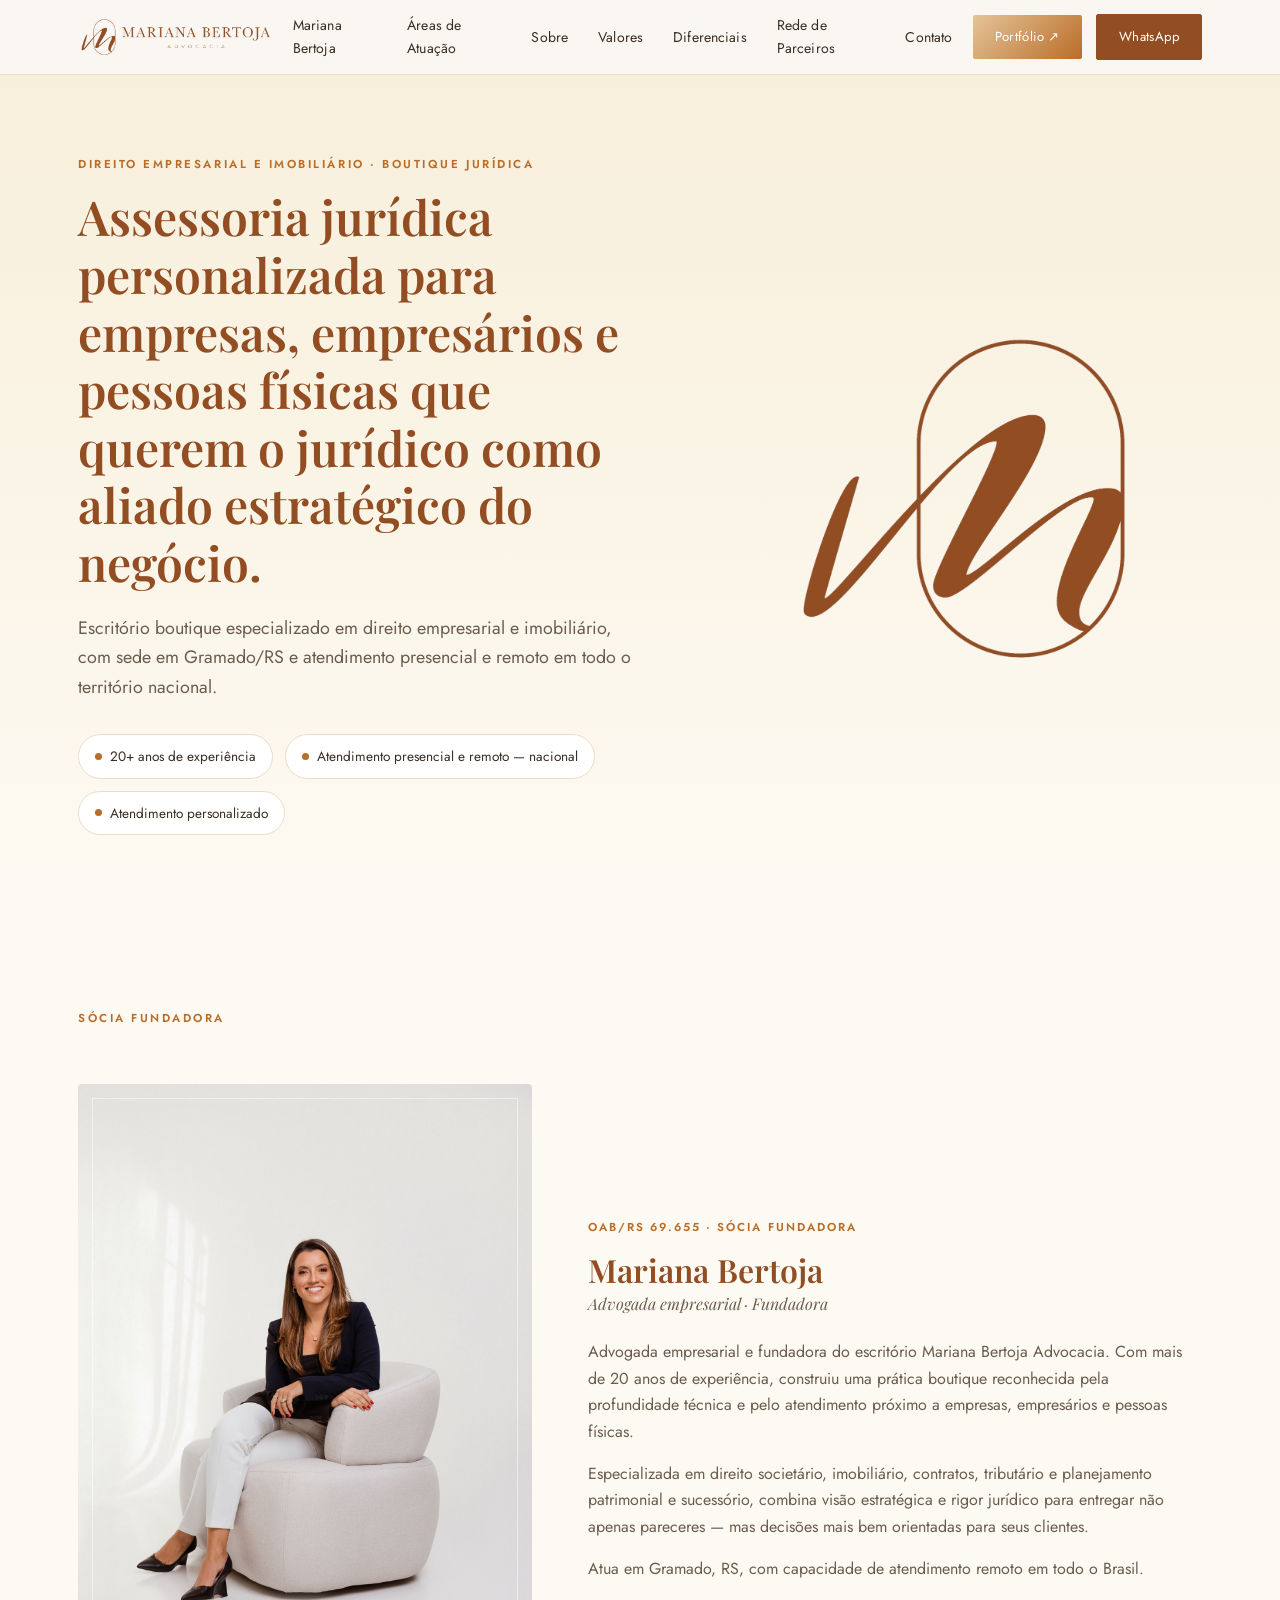
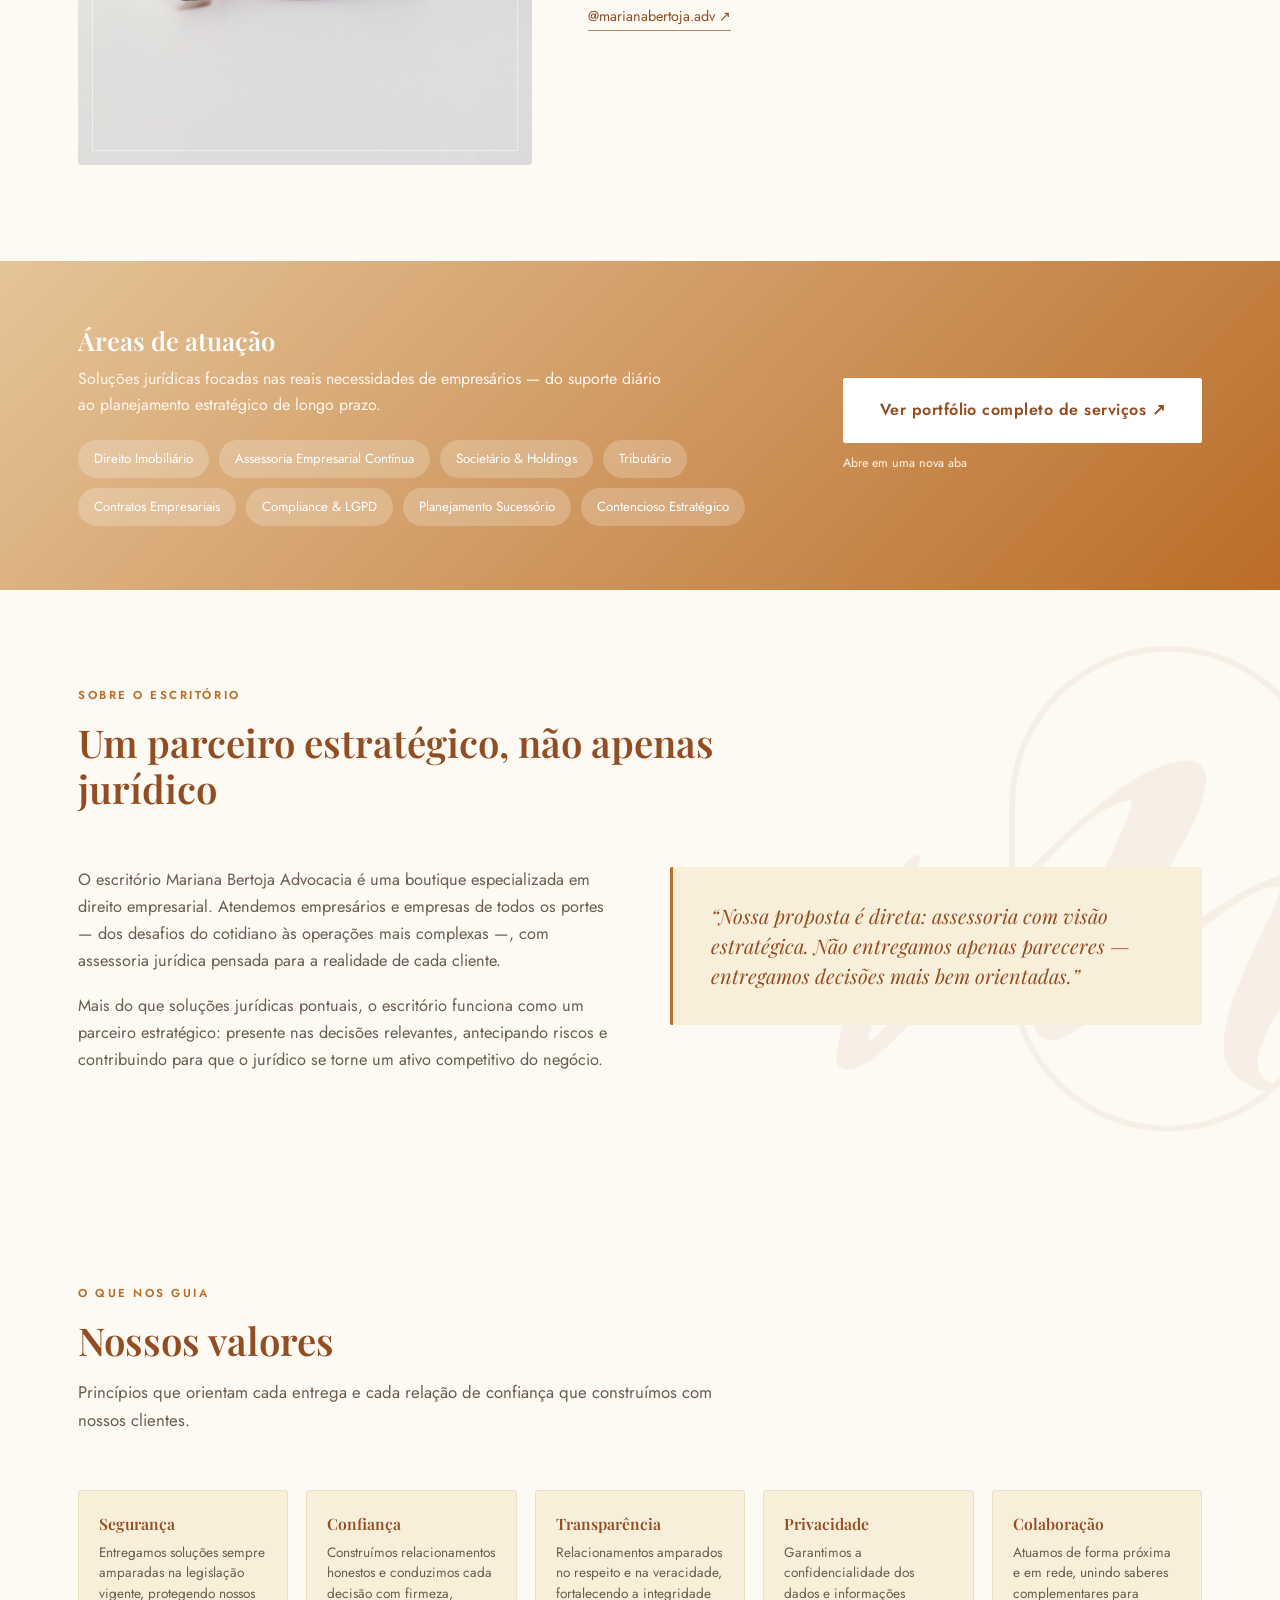
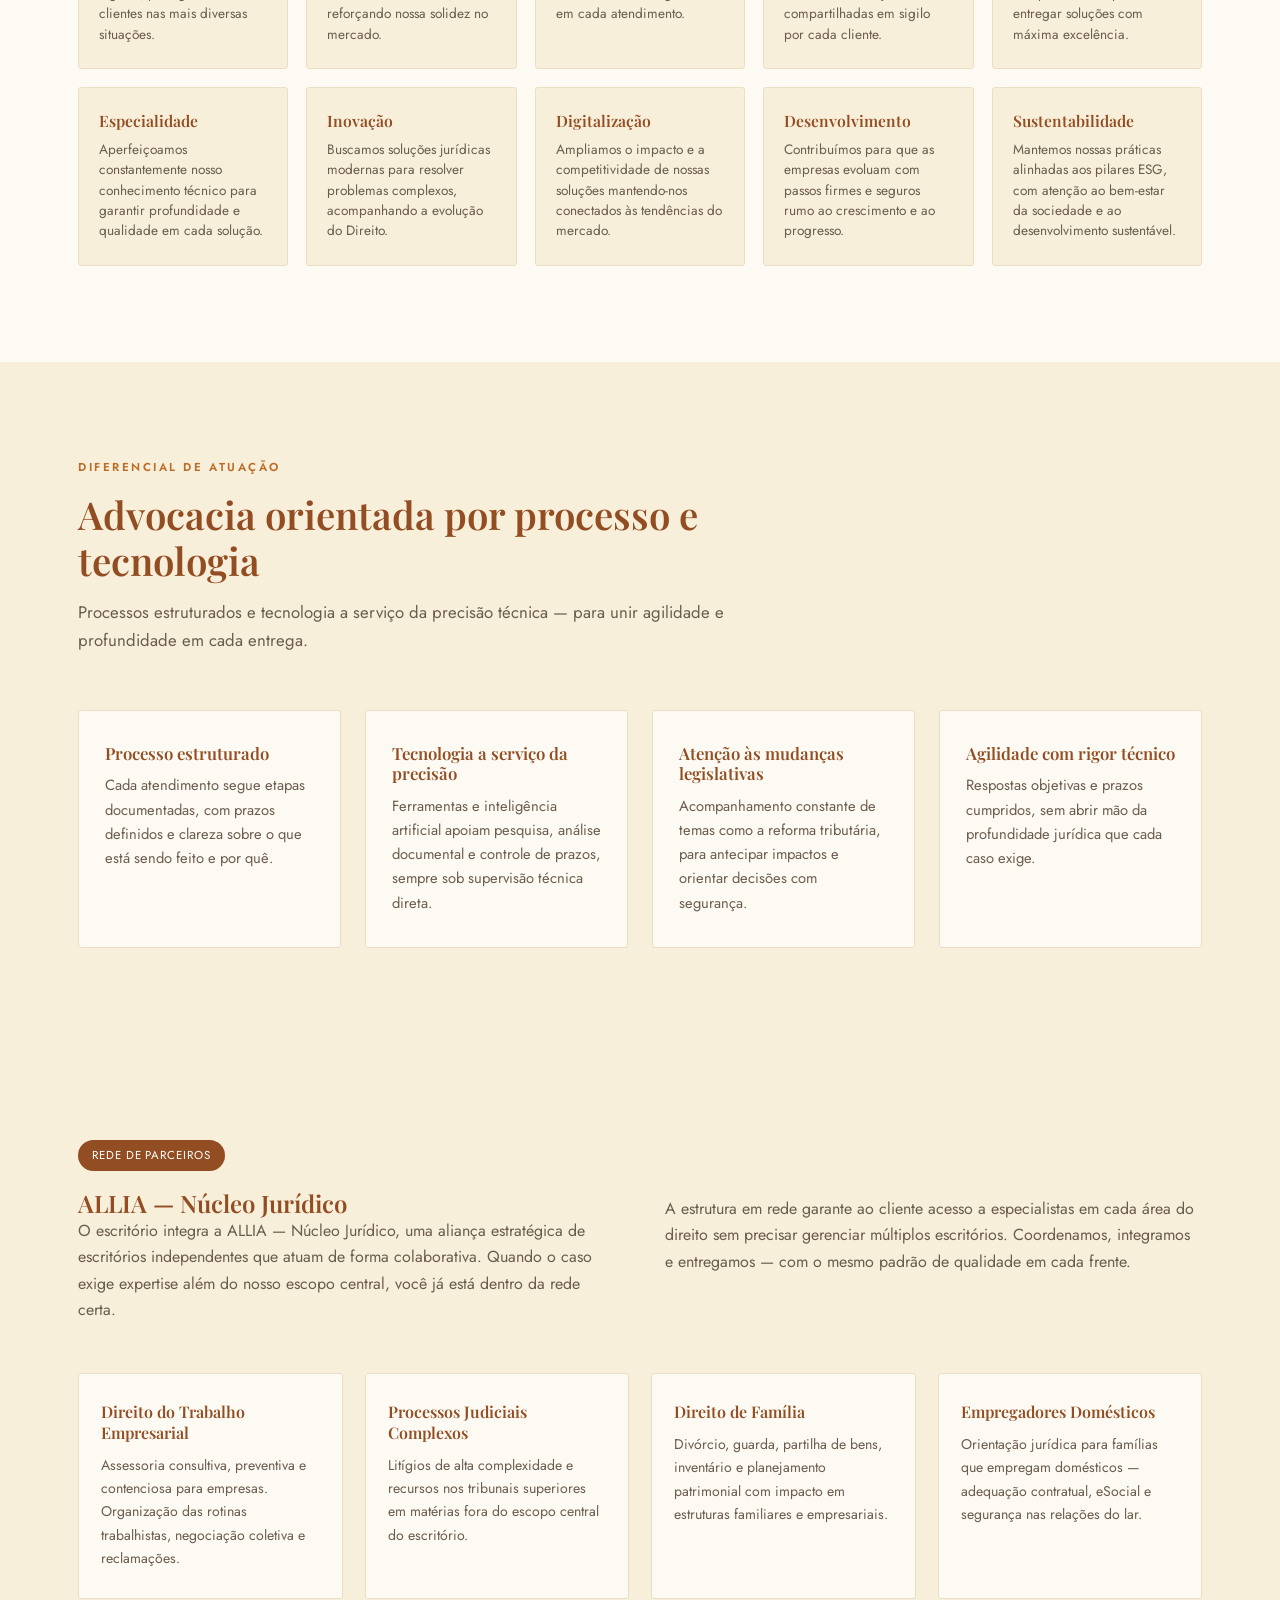
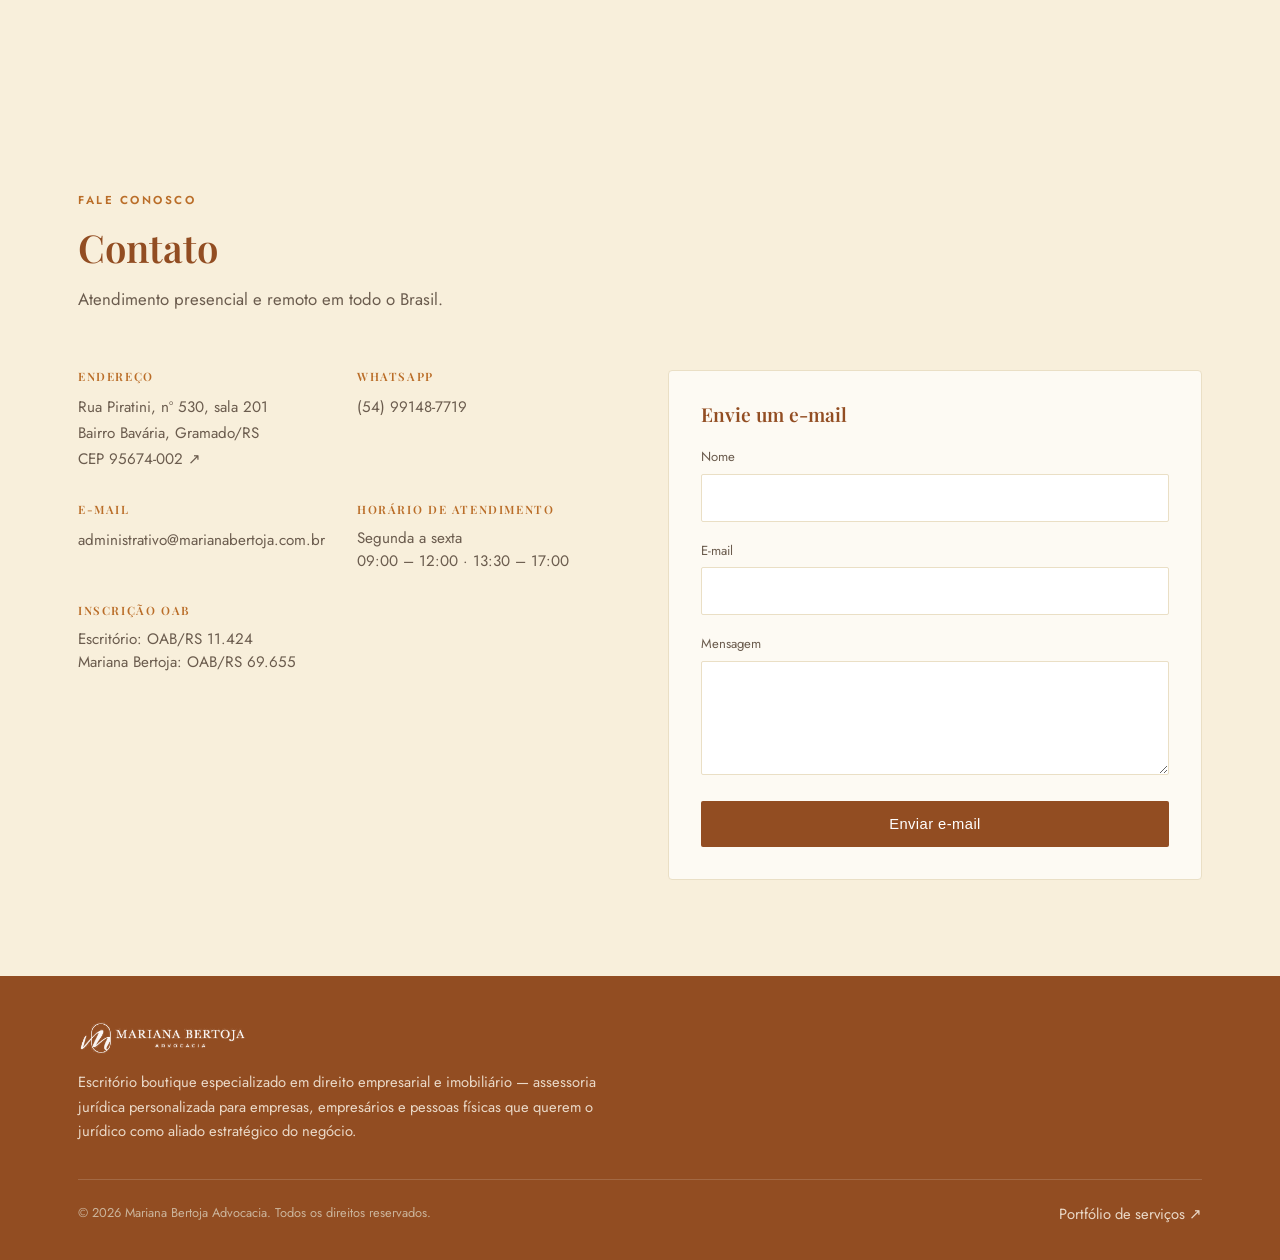
<file: index.html>
<!DOCTYPE html>
<html lang="pt-BR">
<head>
<meta charset="UTF-8">
<meta name="viewport" content="width=device-width, initial-scale=1.0">
<title>Mariana Bertoja Advocacia | Direito Empresarial e Imobiliário em Gramado/RS</title>
<meta name="description" content="Escritório boutique especializado em direito empresarial e imobiliário, sediado em Gramado/RS. Assessoria jurídica personalizada para empresas, empresários e pessoas físicas, com mais de 20 anos de experiência e atendimento presencial e remoto em todo o Brasil.">
<link rel="canonical" href="https://www.marianabertoja.com.br/">
<meta property="og:type" content="website">
<meta property="og:locale" content="pt_BR">
<meta property="og:url" content="https://www.marianabertoja.com.br/">
<meta property="og:site_name" content="Mariana Bertoja Advocacia">
<meta property="og:title" content="Mariana Bertoja Advocacia | Direito Empresarial e Imobiliário em Gramado/RS">
<meta property="og:description" content="Assessoria jurídica personalizada para empresas, empresários e pessoas físicas. Mais de 20 anos de experiência em direito empresarial e imobiliário, com atendimento presencial e remoto em todo o Brasil.">
<meta property="og:image" content="https://www.marianabertoja.com.br/assets/logo-full.png">
<meta name="twitter:card" content="summary_large_image">
<meta name="twitter:title" content="Mariana Bertoja Advocacia | Direito Empresarial e Imobiliário em Gramado/RS">
<meta name="twitter:description" content="Assessoria jurídica personalizada para empresas, empresários e pessoas físicas. Mais de 20 anos de experiência em direito empresarial e imobiliário.">
<meta name="twitter:image" content="https://www.marianabertoja.com.br/assets/logo-full.png">
<link rel="preconnect" href="https://fonts.googleapis.com">
<link rel="preconnect" href="https://fonts.gstatic.com" crossorigin>
<link href="https://fonts.googleapis.com/css2?family=Playfair+Display:ital,wght@0,400;0,500;0,600;0,700;1,400&family=Jost:wght@300;400;500;600&display=swap" rel="stylesheet">
<link rel="stylesheet" href="assets/style.css">
<script type="application/ld+json">
{
  "@context": "https://schema.org",
  "@type": "LegalService",
  "name": "Mariana Bertoja Advocacia",
  "image": "https://www.marianabertoja.com.br/assets/logo-full.png",
  "url": "https://www.marianabertoja.com.br/",
  "telephone": "+5554991487719",
  "email": "administrativo@marianabertoja.com.br",
  "address": {
    "@type": "PostalAddress",
    "streetAddress": "Rua Piratini, nº 530, sala 201, Bairro Bavária",
    "addressLocality": "Gramado",
    "addressRegion": "RS",
    "postalCode": "95674-002",
    "addressCountry": "BR"
  },
  "areaServed": "BR",
  "openingHoursSpecification": [
    {
      "@type": "OpeningHoursSpecification",
      "dayOfWeek": ["Monday","Tuesday","Wednesday","Thursday","Friday"],
      "opens": "09:00",
      "closes": "12:00"
    },
    {
      "@type": "OpeningHoursSpecification",
      "dayOfWeek": ["Monday","Tuesday","Wednesday","Thursday","Friday"],
      "opens": "13:30",
      "closes": "17:00"
    }
  ],
  "founder": {
    "@type": "Person",
    "name": "Mariana Bertoja",
    "jobTitle": "Advogada"
  }
}
</script>
</head>
<body>

<header>
  <div class="header-inner">
    <a href="#topo"><img src="assets/logo-full.png" alt="Mariana Bertoja Advocacia" class="logo-full"></a>
    <nav>
      <a class="navlink" href="#mariana">Mariana Bertoja</a>
      <a class="navlink" href="#areas">Áreas de Atuação</a>
      <a class="navlink" href="#sobre">Sobre</a>
      <a class="navlink" href="#valores">Valores</a>
      <a class="navlink" href="#diferenciais">Diferenciais</a>
      <a class="navlink" href="#rede">Rede de Parceiros</a>
      <a class="navlink" href="#contato">Contato</a>
    </nav>
    <div class="nav-actions">
      <a class="btn btn-sm btn-gold" href="portfolio.html" target="_blank" rel="noopener">Portfólio ↗</a>
      <a class="btn btn-sm" href="https://wa.me/5554991487719" target="_blank" rel="noopener">WhatsApp</a>
      <button class="menu-toggle" aria-label="Abrir menu" aria-expanded="false">
        <span></span><span></span><span></span>
      </button>
    </div>
  </div>
</header>

<main id="topo">

  <!-- HERO -->
  <section class="hero">
    <div class="wrap hero-inner">
      <div>
        <span class="eyebrow">Direito Empresarial e Imobiliário · Boutique Jurídica</span>
        <h1>Assessoria jurídica personalizada para empresas, empresários e pessoas físicas que querem o jurídico como aliado estratégico do negócio.</h1>
        <p class="lead">Escritório boutique especializado em direito empresarial e imobiliário, com sede em Gramado/RS e atendimento presencial e remoto em todo o território nacional.</p>
        <div class="hero-badges">
          <span class="badge"><span class="dot"></span>20+ anos de experiência</span>
          <span class="badge"><span class="dot"></span>Atendimento presencial e remoto — nacional</span>
          <span class="badge"><span class="dot"></span>Atendimento personalizado</span>
        </div>
      </div>
      <div class="hero-visual">
        <img src="assets/logo-symbol.png" alt="Símbolo Mariana Bertoja Advocacia">
      </div>
    </div>
  </section>

  <!-- MARIANA BERTOJA -->
  <section class="mariana" id="mariana">
    <div class="wrap">
      <div class="section-head">
        <span class="eyebrow">Sócia Fundadora</span>
      </div>
      <div class="mariana-grid">
        <div class="mariana-photo">
          <img src="assets/mariana-photo.jpg" alt="Dra. Mariana Bertoja, advogada empresarial e fundadora">
          <div class="frame"></div>
        </div>
        <div class="mariana-info">
          <div class="mariana-oab">OAB/RS 69.655 · Sócia Fundadora</div>
          <h2>Mariana Bertoja</h2>
          <p class="role">Advogada empresarial · Fundadora</p>
          <p>Advogada empresarial e fundadora do escritório Mariana Bertoja Advocacia. Com mais de 20 anos de experiência, construiu uma prática boutique reconhecida pela profundidade técnica e pelo atendimento próximo a empresas, empresários e pessoas físicas.</p>
          <p>Especializada em direito societário, imobiliário, contratos, tributário e planejamento patrimonial e sucessório, combina visão estratégica e rigor jurídico para entregar não apenas pareceres — mas decisões mais bem orientadas para seus clientes.</p>
          <p>Atua em Gramado, RS, com capacidade de atendimento remoto em todo o Brasil.</p>
          <div class="mariana-links">
            <a href="https://instagram.com/marianabertoja.adv" target="_blank" rel="noopener">@marianabertoja.adv ↗</a>
          </div>
        </div>
      </div>
    </div>
  </section>

  <!-- PRACTICE SUMMARY + PORTFOLIO CTA -->
  <section class="practice" id="areas">
    <div class="wrap">
      <div>
        <h2>Áreas de atuação</h2>
        <p>Soluções jurídicas focadas nas reais necessidades de empresários — do suporte diário ao planejamento estratégico de longo prazo.</p>
        <div class="tag-list">
          <span class="tag">Direito Imobiliário</span>
          <span class="tag">Assessoria Empresarial Contínua</span>
          <span class="tag">Societário &amp; Holdings</span>
          <span class="tag">Tributário</span>
          <span class="tag">Contratos Empresariais</span>
          <span class="tag">Compliance &amp; LGPD</span>
          <span class="tag">Planejamento Sucessório</span>
          <span class="tag">Contencioso Estratégico</span>
        </div>
      </div>
      <div class="practice-cta">
        <a class="btn" href="portfolio.html" target="_blank" rel="noopener">Ver portfólio completo de serviços ↗</a>
        <small>Abre em uma nova aba</small>
      </div>
    </div>
  </section>

  <!-- ABOUT -->
  <section class="about" id="sobre">
    <img src="assets/logo-symbol.png" class="watermark" alt="">
    <div class="wrap">
      <div class="section-head">
        <span class="eyebrow">Sobre o escritório</span>
        <h2>Um parceiro estratégico, não apenas jurídico</h2>
      </div>
      <div class="about-grid">
        <div>
          <p>O escritório Mariana Bertoja Advocacia é uma boutique especializada em direito empresarial. Atendemos empresários e empresas de todos os portes — dos desafios do cotidiano às operações mais complexas —, com assessoria jurídica pensada para a realidade de cada cliente.</p>
          <p>Mais do que soluções jurídicas pontuais, o escritório funciona como um parceiro estratégico: presente nas decisões relevantes, antecipando riscos e contribuindo para que o jurídico se torne um ativo competitivo do negócio.</p>
        </div>
        <div class="quote-block">
          <p>&ldquo;Nossa proposta é direta: assessoria com visão estratégica. Não entregamos apenas pareceres — entregamos decisões mais bem orientadas.&rdquo;</p>
        </div>
      </div>
    </div>
  </section>

  <!-- VALUES -->
  <section class="values" id="valores">
    <div class="wrap">
      <div class="section-head">
        <span class="eyebrow">O que nos guia</span>
        <h2>Nossos valores</h2>
        <p>Princípios que orientam cada entrega e cada relação de confiança que construímos com nossos clientes.</p>
      </div>
      <div class="values-grid">
        <div class="value-card">
          <h3>Segurança</h3>
          <p>Entregamos soluções sempre amparadas na legislação vigente, protegendo nossos clientes nas mais diversas situações.</p>
        </div>
        <div class="value-card">
          <h3>Confiança</h3>
          <p>Construímos relacionamentos honestos e conduzimos cada decisão com firmeza, reforçando nossa solidez no mercado.</p>
        </div>
        <div class="value-card">
          <h3>Transparência</h3>
          <p>Relacionamentos amparados no respeito e na veracidade, fortalecendo a integridade em cada atendimento.</p>
        </div>
        <div class="value-card">
          <h3>Privacidade</h3>
          <p>Garantimos a confidencialidade dos dados e informações compartilhadas em sigilo por cada cliente.</p>
        </div>
        <div class="value-card">
          <h3>Colaboração</h3>
          <p>Atuamos de forma próxima e em rede, unindo saberes complementares para entregar soluções com máxima excelência.</p>
        </div>
        <div class="value-card">
          <h3>Especialidade</h3>
          <p>Aperfeiçoamos constantemente nosso conhecimento técnico para garantir profundidade e qualidade em cada solução.</p>
        </div>
        <div class="value-card">
          <h3>Inovação</h3>
          <p>Buscamos soluções jurídicas modernas para resolver problemas complexos, acompanhando a evolução do Direito.</p>
        </div>
        <div class="value-card">
          <h3>Digitalização</h3>
          <p>Ampliamos o impacto e a competitividade de nossas soluções mantendo-nos conectados às tendências do mercado.</p>
        </div>
        <div class="value-card">
          <h3>Desenvolvimento</h3>
          <p>Contribuímos para que as empresas evoluam com passos firmes e seguros rumo ao crescimento e ao progresso.</p>
        </div>
        <div class="value-card">
          <h3>Sustentabilidade</h3>
          <p>Mantemos nossas práticas alinhadas aos pilares ESG, com atenção ao bem-estar da sociedade e ao desenvolvimento sustentável.</p>
        </div>
      </div>
    </div>
  </section>

  <!-- DIFFERENTIATORS -->
  <section class="method" id="diferenciais">
    <div class="wrap">
      <div class="section-head">
        <span class="eyebrow">Diferencial de atuação</span>
        <h2>Advocacia orientada por processo e tecnologia</h2>
        <p>Processos estruturados e tecnologia a serviço da precisão técnica — para unir agilidade e profundidade em cada entrega.</p>
      </div>
      <div class="method-grid">
        <div class="method-card">
          <h3>Processo estruturado</h3>
          <p>Cada atendimento segue etapas documentadas, com prazos definidos e clareza sobre o que está sendo feito e por quê.</p>
        </div>
        <div class="method-card">
          <h3>Tecnologia a serviço da precisão</h3>
          <p>Ferramentas e inteligência artificial apoiam pesquisa, análise documental e controle de prazos, sempre sob supervisão técnica direta.</p>
        </div>
        <div class="method-card">
          <h3>Atenção às mudanças legislativas</h3>
          <p>Acompanhamento constante de temas como a reforma tributária, para antecipar impactos e orientar decisões com segurança.</p>
        </div>
        <div class="method-card">
          <h3>Agilidade com rigor técnico</h3>
          <p>Respostas objetivas e prazos cumpridos, sem abrir mão da profundidade jurídica que cada caso exige.</p>
        </div>
      </div>
    </div>
  </section>

  <!-- NETWORK -->
  <section class="network" id="rede">
    <div class="wrap">
      <div class="network-intro">
        <div>
          <span class="allia-badge">Rede de parceiros</span>
          <h2>ALLIA — Núcleo Jurídico</h2>
          <p>O escritório integra a ALLIA — Núcleo Jurídico, uma aliança estratégica de escritórios independentes que atuam de forma colaborativa. Quando o caso exige expertise além do nosso escopo central, você já está dentro da rede certa.</p>
        </div>
        <div>
          <p style="margin-top:56px;">A estrutura em rede garante ao cliente acesso a especialistas em cada área do direito sem precisar gerenciar múltiplos escritórios. Coordenamos, integramos e entregamos — com o mesmo padrão de qualidade em cada frente.</p>
        </div>
      </div>
      <div class="network-grid">
        <div class="network-card">
          <h3>Direito do Trabalho Empresarial</h3>
          <p>Assessoria consultiva, preventiva e contenciosa para empresas. Organização das rotinas trabalhistas, negociação coletiva e reclamações.</p>
        </div>
        <div class="network-card">
          <h3>Processos Judiciais Complexos</h3>
          <p>Litígios de alta complexidade e recursos nos tribunais superiores em matérias fora do escopo central do escritório.</p>
        </div>
        <div class="network-card">
          <h3>Direito de Família</h3>
          <p>Divórcio, guarda, partilha de bens, inventário e planejamento patrimonial com impacto em estruturas familiares e empresariais.</p>
        </div>
        <div class="network-card">
          <h3>Empregadores Domésticos</h3>
          <p>Orientação jurídica para famílias que empregam domésticos — adequação contratual, eSocial e segurança nas relações do lar.</p>
        </div>
      </div>
    </div>
  </section>

  <!-- CONTACT -->
  <section class="contact-section" id="contato">
    <div class="wrap">
      <div class="section-head">
        <span class="eyebrow">Fale conosco</span>
        <h2>Contato</h2>
        <p>Atendimento presencial e remoto em todo o Brasil.</p>
      </div>
      <div class="contact-grid">
        <div class="contact-info">
          <div class="contact-item">
            <h4>Endereço</h4>
            <a href="https://www.google.com/maps/search/?api=1&query=Rua+Piratini%2C+530%2C+sala+201%2C+Bairro+Bavária%2C+Gramado%2C+RS%2C+95674-002" target="_blank" rel="noopener">
              Rua Piratini, nº 530, sala 201<br>
              Bairro Bavária, Gramado/RS<br>
              CEP 95674-002 ↗
            </a>
          </div>
          <div class="contact-item">
            <h4>WhatsApp</h4>
            <a href="https://wa.me/5554991487719" target="_blank" rel="noopener">(54) 99148-7719</a>
          </div>
          <div class="contact-item">
            <h4>E-mail</h4>
            <a href="mailto:administrativo@marianabertoja.com.br">administrativo@marianabertoja.com.br</a>
          </div>
          <div class="contact-item">
            <h4>Horário de atendimento</h4>
            <p>Segunda a sexta<br>09:00 – 12:00 · 13:30 – 17:00</p>
          </div>
          <div class="contact-item">
            <h4>Inscrição OAB</h4>
            <p>Escritório: OAB/RS 11.424<br>Mariana Bertoja: OAB/RS 69.655</p>
          </div>
        </div>
        <form class="contact-form-card" id="contactForm">
          <h4>Envie um e-mail</h4>
          <div class="form-group">
            <label for="cf-name">Nome</label>
            <input type="text" id="cf-name" name="name" required>
          </div>
          <div class="form-group">
            <label for="cf-email">E-mail</label>
            <input type="email" id="cf-email" name="email" required>
          </div>
          <div class="form-group">
            <label for="cf-msg">Mensagem</label>
            <textarea id="cf-msg" name="message" rows="4" required></textarea>
          </div>
          <button type="submit" class="btn">Enviar e-mail</button>
        </form>
      </div>
    </div>
  </section>

</main>

<footer>
  <div class="wrap">
    <div class="footer-brand">
      <img src="assets/logo-full.png" alt="Mariana Bertoja Advocacia" class="footer-logo">
      <p>Escritório boutique especializado em direito empresarial e imobiliário — assessoria jurídica personalizada para empresas, empresários e pessoas físicas que querem o jurídico como aliado estratégico do negócio.</p>
    </div>
    <div class="footer-bottom">
      <span>© 2026 Mariana Bertoja Advocacia. Todos os direitos reservados.</span>
      <span><a href="portfolio.html" target="_blank" rel="noopener">Portfólio de serviços ↗</a></span>
    </div>
  </div>
</footer>

<script>
  document.getElementById('contactForm').addEventListener('submit', function(e){
    e.preventDefault();
    var name = document.getElementById('cf-name').value;
    var email = document.getElementById('cf-email').value;
    var msg = document.getElementById('cf-msg').value;
    var subject = encodeURIComponent('Contato pelo site - ' + name);
    var body = encodeURIComponent(msg + '\n\nE-mail para retorno: ' + email);
    window.location.href = 'mailto:administrativo@marianabertoja.com.br?subject=' + subject + '&body=' + body;
  });

  (function(){
    var toggle = document.querySelector('.menu-toggle');
    var nav = document.querySelector('header nav');
    if(!toggle || !nav) return;
    toggle.addEventListener('click', function(){
      var isOpen = nav.classList.toggle('mobile-open');
      toggle.classList.toggle('active', isOpen);
      toggle.setAttribute('aria-expanded', isOpen ? 'true' : 'false');
    });
    nav.querySelectorAll('a').forEach(function(link){
      link.addEventListener('click', function(){
        nav.classList.remove('mobile-open');
        toggle.classList.remove('active');
        toggle.setAttribute('aria-expanded', 'false');
      });
    });
  })();
</script>
</body>
</html>
</file>
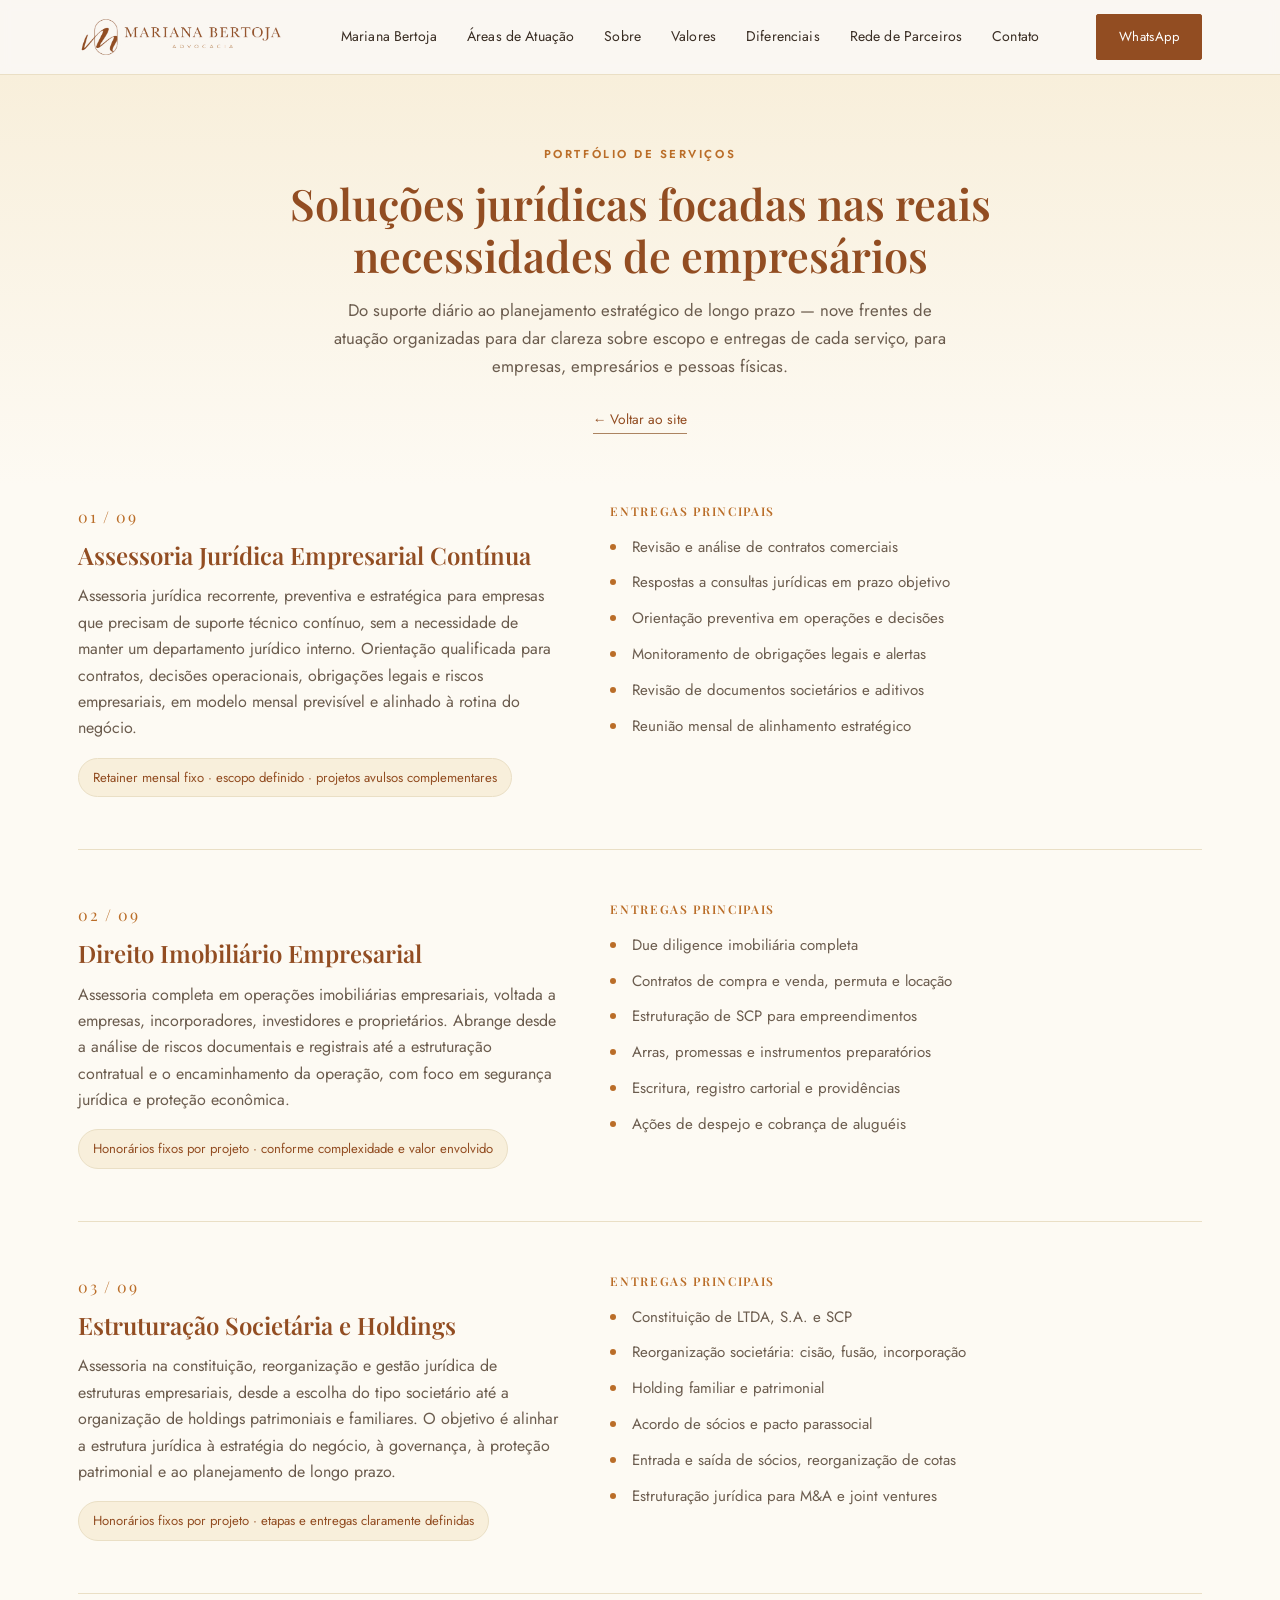
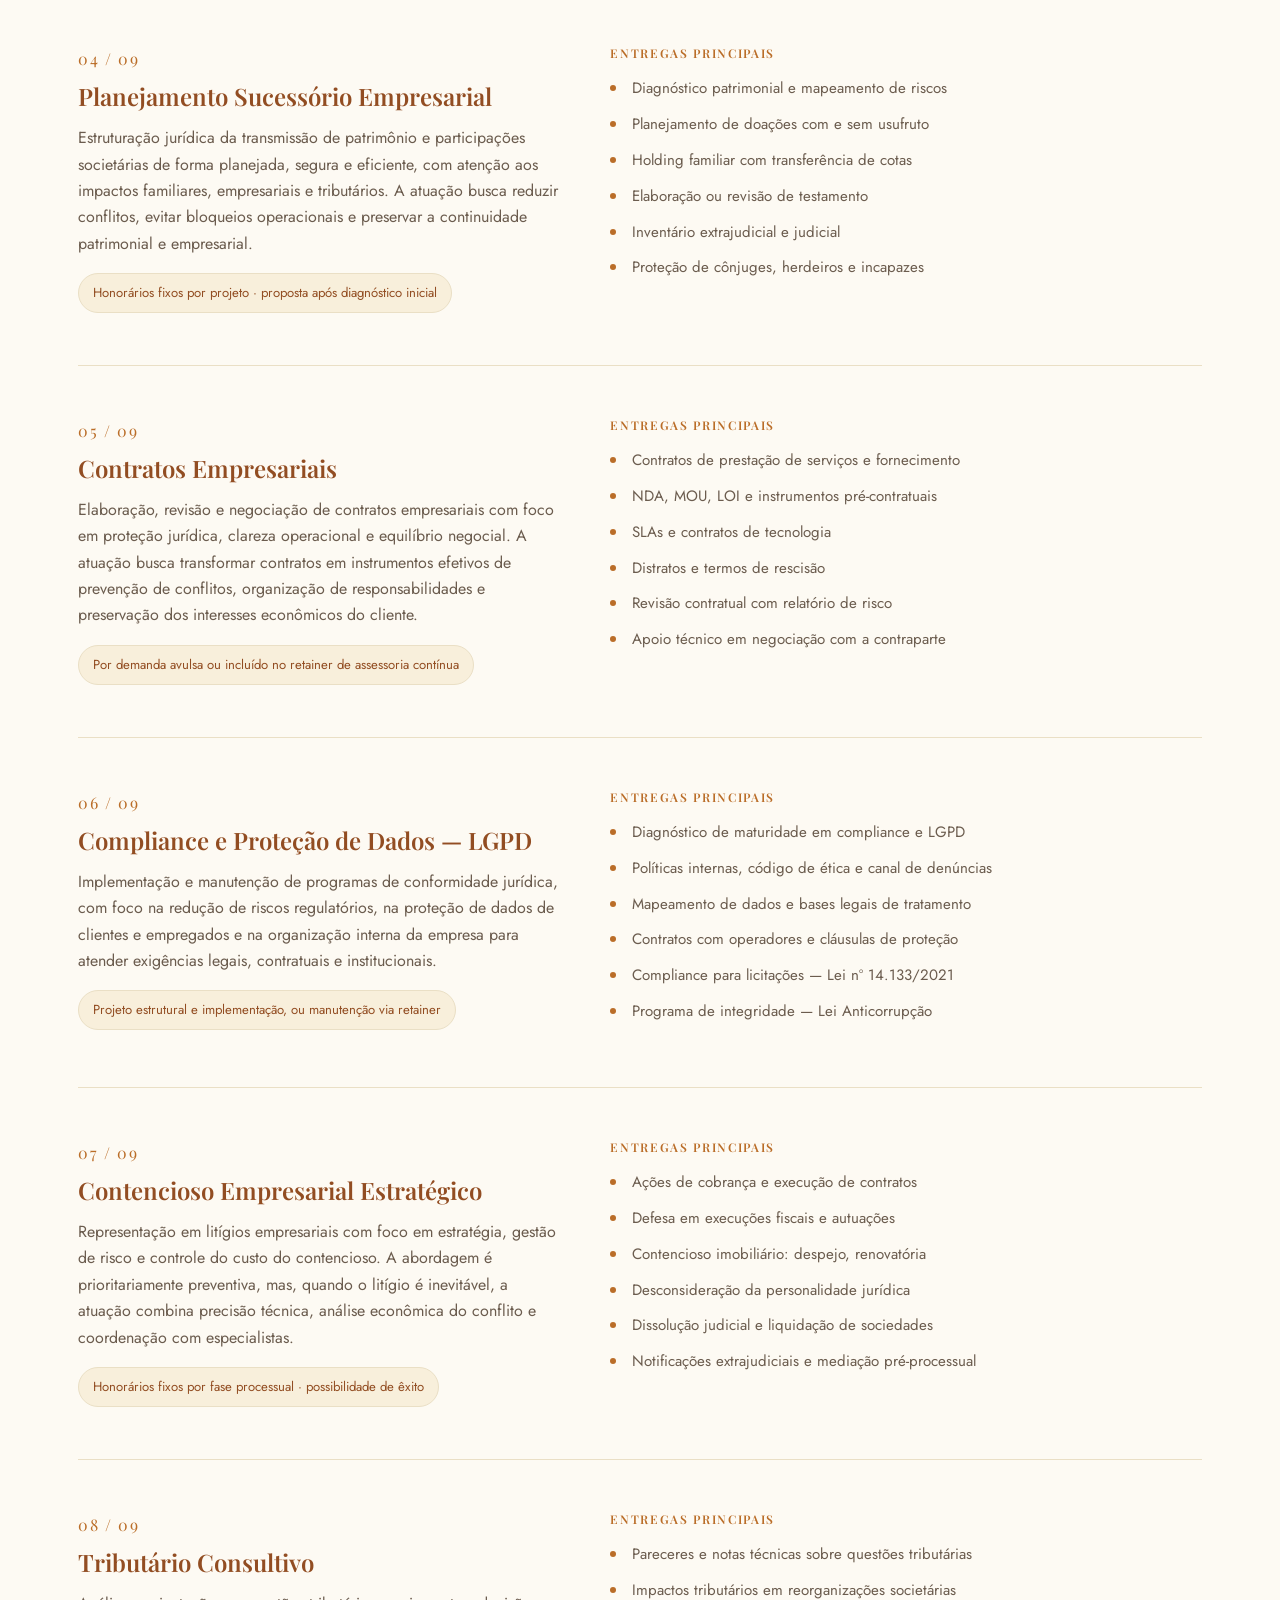
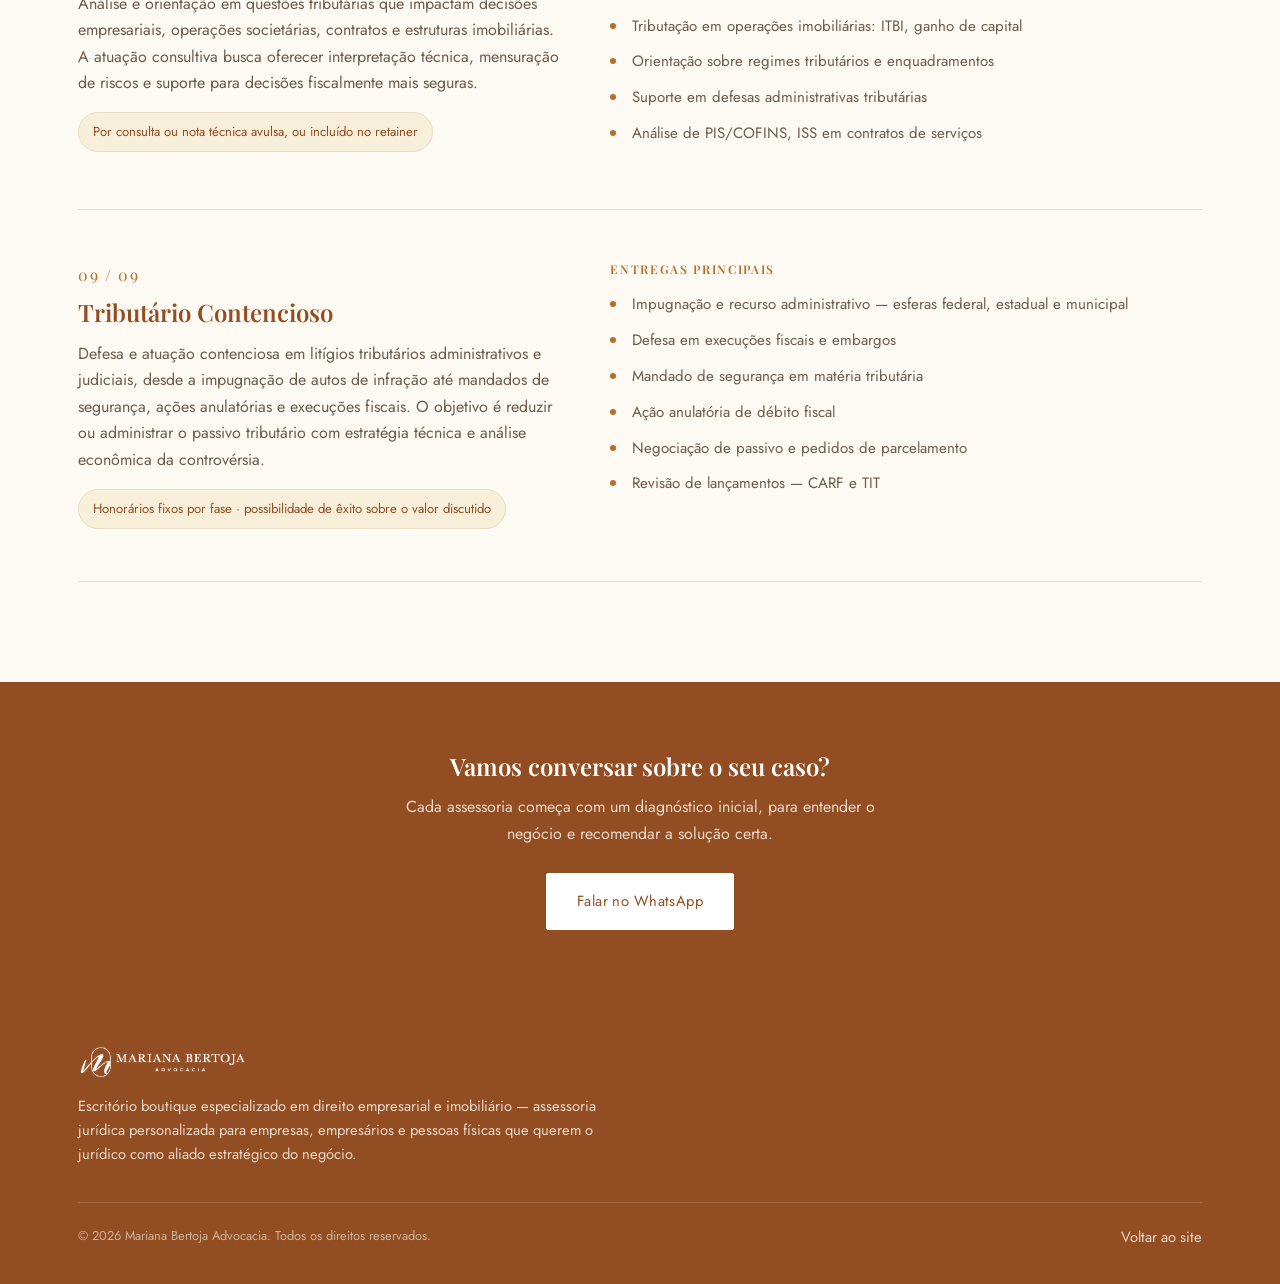
<file: portfolio.html>
<!DOCTYPE html>
<html lang="pt-BR">
<head>
<meta charset="UTF-8">
<meta name="viewport" content="width=device-width, initial-scale=1.0">
<title>Portfólio de Serviços | Mariana Bertoja Advocacia — Direito Empresarial e Imobiliário</title>
<meta name="description" content="Portfólio completo de serviços do escritório Mariana Bertoja Advocacia — direito empresarial e imobiliário: assessoria contínua, societário, sucessório, contratos, compliance/LGPD, contencioso e tributário.">
<link rel="canonical" href="https://www.marianabertoja.com.br/portfolio.html">
<meta property="og:type" content="website">
<meta property="og:locale" content="pt_BR">
<meta property="og:url" content="https://www.marianabertoja.com.br/portfolio.html">
<meta property="og:site_name" content="Mariana Bertoja Advocacia">
<meta property="og:title" content="Portfólio de Serviços | Mariana Bertoja Advocacia">
<meta property="og:description" content="Portfólio completo de serviços do escritório Mariana Bertoja Advocacia — direito empresarial e imobiliário.">
<meta property="og:image" content="https://www.marianabertoja.com.br/assets/logo-full.png">
<link rel="preconnect" href="https://fonts.googleapis.com">
<link rel="preconnect" href="https://fonts.gstatic.com" crossorigin>
<link href="https://fonts.googleapis.com/css2?family=Playfair+Display:ital,wght@0,400;0,500;0,600;0,700;1,400&family=Jost:wght@300;400;500;600&display=swap" rel="stylesheet">
<link rel="stylesheet" href="assets/style.css">
</head>
<body>

<header>
  <div class="header-inner">
    <a href="index.html"><img src="assets/logo-full.png" alt="Mariana Bertoja Advocacia" class="logo-full"></a>
    <nav>
      <a class="navlink" href="index.html#mariana">Mariana Bertoja</a>
      <a class="navlink" href="index.html#areas">Áreas de Atuação</a>
      <a class="navlink" href="index.html#sobre">Sobre</a>
      <a class="navlink" href="index.html#valores">Valores</a>
      <a class="navlink" href="index.html#diferenciais">Diferenciais</a>
      <a class="navlink" href="index.html#rede">Rede de Parceiros</a>
      <a class="navlink" href="index.html#contato">Contato</a>
    </nav>
    <div class="nav-actions">
      <a class="btn btn-sm" href="https://wa.me/5554991487719" target="_blank" rel="noopener">WhatsApp</a>
      <button class="menu-toggle" aria-label="Abrir menu" aria-expanded="false">
        <span></span><span></span><span></span>
      </button>
    </div>
  </div>
</header>

<main>

  <section class="portfolio-hero">
    <div class="wrap">
      <span class="eyebrow">Portfólio de Serviços</span>
      <h1>Soluções jurídicas focadas nas reais necessidades de empresários</h1>
      <p>Do suporte diário ao planejamento estratégico de longo prazo — nove frentes de atuação organizadas para dar clareza sobre escopo e entregas de cada serviço, para empresas, empresários e pessoas físicas.</p>
      <a class="back-link" href="index.html">← Voltar ao site</a>
    </div>
  </section>

  <section class="service-list">
    <div class="wrap">

      <!-- 01 -->
      <div class="service-card">
        <div>
          <span class="service-num">01 / 09</span>
          <h2>Assessoria Jurídica Empresarial Contínua</h2>
          <p>Assessoria jurídica recorrente, preventiva e estratégica para empresas que precisam de suporte técnico contínuo, sem a necessidade de manter um departamento jurídico interno. Orientação qualificada para contratos, decisões operacionais, obrigações legais e riscos empresariais, em modelo mensal previsível e alinhado à rotina do negócio.</p>
          <span class="fee-note">Retainer mensal fixo · escopo definido · projetos avulsos complementares</span>
        </div>
        <div class="deliverables">
          <h4>Entregas principais</h4>
          <ul>
            <li>Revisão e análise de contratos comerciais</li>
            <li>Respostas a consultas jurídicas em prazo objetivo</li>
            <li>Orientação preventiva em operações e decisões</li>
            <li>Monitoramento de obrigações legais e alertas</li>
            <li>Revisão de documentos societários e aditivos</li>
            <li>Reunião mensal de alinhamento estratégico</li>
          </ul>
        </div>
      </div>

      <!-- 02 -->
      <div class="service-card">
        <div>
          <span class="service-num">02 / 09</span>
          <h2>Direito Imobiliário Empresarial</h2>
          <p>Assessoria completa em operações imobiliárias empresariais, voltada a empresas, incorporadores, investidores e proprietários. Abrange desde a análise de riscos documentais e registrais até a estruturação contratual e o encaminhamento da operação, com foco em segurança jurídica e proteção econômica.</p>
          <span class="fee-note">Honorários fixos por projeto · conforme complexidade e valor envolvido</span>
        </div>
        <div class="deliverables">
          <h4>Entregas principais</h4>
          <ul>
            <li>Due diligence imobiliária completa</li>
            <li>Contratos de compra e venda, permuta e locação</li>
            <li>Estruturação de SCP para empreendimentos</li>
            <li>Arras, promessas e instrumentos preparatórios</li>
            <li>Escritura, registro cartorial e providências</li>
            <li>Ações de despejo e cobrança de aluguéis</li>
          </ul>
        </div>
      </div>

      <!-- 03 -->
      <div class="service-card">
        <div>
          <span class="service-num">03 / 09</span>
          <h2>Estruturação Societária e Holdings</h2>
          <p>Assessoria na constituição, reorganização e gestão jurídica de estruturas empresariais, desde a escolha do tipo societário até a organização de holdings patrimoniais e familiares. O objetivo é alinhar a estrutura jurídica à estratégia do negócio, à governança, à proteção patrimonial e ao planejamento de longo prazo.</p>
          <span class="fee-note">Honorários fixos por projeto · etapas e entregas claramente definidas</span>
        </div>
        <div class="deliverables">
          <h4>Entregas principais</h4>
          <ul>
            <li>Constituição de LTDA, S.A. e SCP</li>
            <li>Reorganização societária: cisão, fusão, incorporação</li>
            <li>Holding familiar e patrimonial</li>
            <li>Acordo de sócios e pacto parassocial</li>
            <li>Entrada e saída de sócios, reorganização de cotas</li>
            <li>Estruturação jurídica para M&amp;A e joint ventures</li>
          </ul>
        </div>
      </div>

      <!-- 04 -->
      <div class="service-card">
        <div>
          <span class="service-num">04 / 09</span>
          <h2>Planejamento Sucessório Empresarial</h2>
          <p>Estruturação jurídica da transmissão de patrimônio e participações societárias de forma planejada, segura e eficiente, com atenção aos impactos familiares, empresariais e tributários. A atuação busca reduzir conflitos, evitar bloqueios operacionais e preservar a continuidade patrimonial e empresarial.</p>
          <span class="fee-note">Honorários fixos por projeto · proposta após diagnóstico inicial</span>
        </div>
        <div class="deliverables">
          <h4>Entregas principais</h4>
          <ul>
            <li>Diagnóstico patrimonial e mapeamento de riscos</li>
            <li>Planejamento de doações com e sem usufruto</li>
            <li>Holding familiar com transferência de cotas</li>
            <li>Elaboração ou revisão de testamento</li>
            <li>Inventário extrajudicial e judicial</li>
            <li>Proteção de cônjuges, herdeiros e incapazes</li>
          </ul>
        </div>
      </div>

      <!-- 05 -->
      <div class="service-card">
        <div>
          <span class="service-num">05 / 09</span>
          <h2>Contratos Empresariais</h2>
          <p>Elaboração, revisão e negociação de contratos empresariais com foco em proteção jurídica, clareza operacional e equilíbrio negocial. A atuação busca transformar contratos em instrumentos efetivos de prevenção de conflitos, organização de responsabilidades e preservação dos interesses econômicos do cliente.</p>
          <span class="fee-note">Por demanda avulsa ou incluído no retainer de assessoria contínua</span>
        </div>
        <div class="deliverables">
          <h4>Entregas principais</h4>
          <ul>
            <li>Contratos de prestação de serviços e fornecimento</li>
            <li>NDA, MOU, LOI e instrumentos pré-contratuais</li>
            <li>SLAs e contratos de tecnologia</li>
            <li>Distratos e termos de rescisão</li>
            <li>Revisão contratual com relatório de risco</li>
            <li>Apoio técnico em negociação com a contraparte</li>
          </ul>
        </div>
      </div>

      <!-- 06 -->
      <div class="service-card">
        <div>
          <span class="service-num">06 / 09</span>
          <h2>Compliance e Proteção de Dados — LGPD</h2>
          <p>Implementação e manutenção de programas de conformidade jurídica, com foco na redução de riscos regulatórios, na proteção de dados de clientes e empregados e na organização interna da empresa para atender exigências legais, contratuais e institucionais.</p>
          <span class="fee-note">Projeto estrutural e implementação, ou manutenção via retainer</span>
        </div>
        <div class="deliverables">
          <h4>Entregas principais</h4>
          <ul>
            <li>Diagnóstico de maturidade em compliance e LGPD</li>
            <li>Políticas internas, código de ética e canal de denúncias</li>
            <li>Mapeamento de dados e bases legais de tratamento</li>
            <li>Contratos com operadores e cláusulas de proteção</li>
            <li>Compliance para licitações — Lei nº 14.133/2021</li>
            <li>Programa de integridade — Lei Anticorrupção</li>
          </ul>
        </div>
      </div>

      <!-- 07 -->
      <div class="service-card">
        <div>
          <span class="service-num">07 / 09</span>
          <h2>Contencioso Empresarial Estratégico</h2>
          <p>Representação em litígios empresariais com foco em estratégia, gestão de risco e controle do custo do contencioso. A abordagem é prioritariamente preventiva, mas, quando o litígio é inevitável, a atuação combina precisão técnica, análise econômica do conflito e coordenação com especialistas.</p>
          <span class="fee-note">Honorários fixos por fase processual · possibilidade de êxito</span>
        </div>
        <div class="deliverables">
          <h4>Entregas principais</h4>
          <ul>
            <li>Ações de cobrança e execução de contratos</li>
            <li>Defesa em execuções fiscais e autuações</li>
            <li>Contencioso imobiliário: despejo, renovatória</li>
            <li>Desconsideração da personalidade jurídica</li>
            <li>Dissolução judicial e liquidação de sociedades</li>
            <li>Notificações extrajudiciais e mediação pré-processual</li>
          </ul>
        </div>
      </div>

      <!-- 08 -->
      <div class="service-card">
        <div>
          <span class="service-num">08 / 09</span>
          <h2>Tributário Consultivo</h2>
          <p>Análise e orientação em questões tributárias que impactam decisões empresariais, operações societárias, contratos e estruturas imobiliárias. A atuação consultiva busca oferecer interpretação técnica, mensuração de riscos e suporte para decisões fiscalmente mais seguras.</p>
          <span class="fee-note">Por consulta ou nota técnica avulsa, ou incluído no retainer</span>
        </div>
        <div class="deliverables">
          <h4>Entregas principais</h4>
          <ul>
            <li>Pareceres e notas técnicas sobre questões tributárias</li>
            <li>Impactos tributários em reorganizações societárias</li>
            <li>Tributação em operações imobiliárias: ITBI, ganho de capital</li>
            <li>Orientação sobre regimes tributários e enquadramentos</li>
            <li>Suporte em defesas administrativas tributárias</li>
            <li>Análise de PIS/COFINS, ISS em contratos de serviços</li>
          </ul>
        </div>
      </div>

      <!-- 09 -->
      <div class="service-card">
        <div>
          <span class="service-num">09 / 09</span>
          <h2>Tributário Contencioso</h2>
          <p>Defesa e atuação contenciosa em litígios tributários administrativos e judiciais, desde a impugnação de autos de infração até mandados de segurança, ações anulatórias e execuções fiscais. O objetivo é reduzir ou administrar o passivo tributário com estratégia técnica e análise econômica da controvérsia.</p>
          <span class="fee-note">Honorários fixos por fase · possibilidade de êxito sobre o valor discutido</span>
        </div>
        <div class="deliverables">
          <h4>Entregas principais</h4>
          <ul>
            <li>Impugnação e recurso administrativo — esferas federal, estadual e municipal</li>
            <li>Defesa em execuções fiscais e embargos</li>
            <li>Mandado de segurança em matéria tributária</li>
            <li>Ação anulatória de débito fiscal</li>
            <li>Negociação de passivo e pedidos de parcelamento</li>
            <li>Revisão de lançamentos — CARF e TIT</li>
          </ul>
        </div>
      </div>

    </div>
  </section>

  <section class="portfolio-cta">
    <div class="wrap">
      <h2>Vamos conversar sobre o seu caso?</h2>
      <p>Cada assessoria começa com um diagnóstico inicial, para entender o negócio e recomendar a solução certa.</p>
      <a class="btn" href="https://wa.me/5554991487719" target="_blank" rel="noopener">Falar no WhatsApp</a>
    </div>
  </section>

</main>

<footer>
  <div class="wrap">
    <div class="footer-brand">
      <img src="assets/logo-full.png" alt="Mariana Bertoja Advocacia" class="footer-logo">
      <p>Escritório boutique especializado em direito empresarial e imobiliário — assessoria jurídica personalizada para empresas, empresários e pessoas físicas que querem o jurídico como aliado estratégico do negócio.</p>
    </div>
    <div class="footer-bottom">
      <span>© 2026 Mariana Bertoja Advocacia. Todos os direitos reservados.</span>
      <span><a href="index.html#contato">Voltar ao site</a></span>
    </div>
  </div>
</footer>

<script>
  (function(){
    var toggle = document.querySelector('.menu-toggle');
    var nav = document.querySelector('header nav');
    if(!toggle || !nav) return;
    toggle.addEventListener('click', function(){
      var isOpen = nav.classList.toggle('mobile-open');
      toggle.classList.toggle('active', isOpen);
      toggle.setAttribute('aria-expanded', isOpen ? 'true' : 'false');
    });
    nav.querySelectorAll('a').forEach(function(link){
      link.addEventListener('click', function(){
        nav.classList.remove('mobile-open');
        toggle.classList.remove('active');
        toggle.setAttribute('aria-expanded', 'false');
      });
    });
  })();
</script>
</body>
</html>
</file>
<file: assets/style.css>
:root{
  --cream:#DFDACF;
  --bg:#FDFAF3;
  --panel:#F8EFDB;
  --tan-light:#E5C499;
  --tan:#AC8461;
  --rust:#BA6D28;
  --brown:#924D22;
  --ink:#3A2E24;
  --ink-soft:#6b5c4e;
  --line:#EADFC5;
  --max:1180px;
}
*{box-sizing:border-box; margin:0; padding:0;}
html{scroll-behavior:smooth;}
body{
  font-family:'Jost', sans-serif;
  color:var(--ink);
  background:var(--bg);
  line-height:1.65;
  font-weight:400;
  -webkit-font-smoothing:antialiased;
}
img{max-width:100%; display:block;}
a{color:inherit; text-decoration:none;}
h1,h2,h3,h4{font-family:'Playfair Display', serif; font-weight:600; color:var(--brown); line-height:1.2;}
.wrap{max-width:var(--max); margin:0 auto; padding:0 28px;}
.eyebrow{
  text-transform:uppercase;
  letter-spacing:.22em;
  font-size:.72rem;
  color:var(--rust);
  font-weight:600;
  margin-bottom:14px;
  display:block;
}
section{position:relative; padding:96px 0;}
.section-head{max-width:680px; margin-bottom:56px;}
.section-head h2{font-size:clamp(1.7rem, 3vw, 2.4rem); margin-bottom:16px;}
.section-head p{color:var(--ink-soft); font-size:1.05rem;}
.btn{
  display:inline-flex; align-items:center; gap:10px;
  background:var(--brown); color:#fff;
  padding:15px 30px; border-radius:2px;
  font-size:.92rem; letter-spacing:.03em;
  transition:background .25s ease, transform .25s ease;
  border:1px solid var(--brown);
  white-space:nowrap;
}
.btn:hover{background:var(--rust); border-color:var(--rust); transform:translateY(-1px);}
.btn-outline{
  background:transparent; color:var(--brown); border:1px solid var(--brown);
}
.btn-outline:hover{background:var(--brown); color:#fff;}
.btn-gold{
  background:linear-gradient(135deg, var(--tan-light) 0%, var(--rust) 100%);
  color:#fff; border:none;
}
.btn-gold:hover{filter:brightness(1.08); transform:translateY(-1px); background:linear-gradient(135deg, var(--tan-light) 0%, var(--rust) 100%);}

/* HEADER */
header{
  position:sticky; top:0; z-index:100;
  background:rgba(250,247,242,.92);
  backdrop-filter:blur(6px);
  border-bottom:1px solid var(--line);
}
.header-inner{
  position:relative;
  max-width:var(--max); margin:0 auto; padding:14px 28px;
  display:flex; align-items:center; justify-content:space-between; gap:20px;
}
.logo-full{height:44px; width:auto;}
nav{display:flex; align-items:center; gap:30px;}
nav a.navlink{font-size:.88rem; color:var(--ink); letter-spacing:.01em; transition:color .2s;}
nav a.navlink:hover{color:var(--rust);}
.nav-actions{display:flex; align-items:center; gap:14px;}
.btn-sm{padding:11px 22px; font-size:.82rem;}
.menu-toggle{display:none; flex-direction:column; gap:5px; cursor:pointer; background:none; border:none;}
.menu-toggle span{width:24px; height:2px; background:var(--brown);}

/* HERO */
.hero{
  padding:80px 0 70px;
  background:linear-gradient(180deg, var(--panel) 0%, var(--bg) 100%);
  overflow:hidden;
}
.hero-inner{display:grid; grid-template-columns:1.1fr .9fr; gap:60px; align-items:center;}
.hero h1{font-size:clamp(2rem, 4vw, 3rem); margin-bottom:22px;}
.hero p.lead{font-size:1.12rem; color:var(--ink-soft); max-width:560px; margin-bottom:32px;}
.hero-badges{display:flex; flex-wrap:wrap; gap:12px; margin-bottom:8px;}
.badge{
  display:flex; align-items:center; gap:8px;
  background:#fff; border:1px solid var(--line);
  padding:10px 16px; border-radius:30px; font-size:.85rem; color:var(--ink);
}
.badge .dot{width:7px; height:7px; border-radius:50%; background:var(--rust); flex:none;}
.hero-visual{
  display:flex; align-items:center; justify-content:center;
}
.hero-visual img{width:100%; max-width:340px; height:auto; object-fit:contain; margin:0 auto;}

/* PRACTICE SUMMARY / PORTFOLIO CTA */
.practice{
  background:linear-gradient(135deg, var(--tan-light) 0%, var(--rust) 100%);
  color:#fff;
  padding:64px 0;
}
.practice .wrap{display:grid; grid-template-columns:1fr auto; gap:40px; align-items:center;}
.practice h2{color:#fff; font-size:1.6rem; margin-bottom:10px;}
.practice p{color:#fff5ea; max-width:600px; margin-bottom:22px;}
.tag-list{display:flex; flex-wrap:wrap; gap:10px;}
.tag{
  background:rgba(255,255,255,.22);
  padding:8px 16px; border-radius:30px; font-size:.83rem; color:#fff;
}
.practice-cta{display:flex; flex-direction:column; align-items:flex-start; gap:10px;}
.practice-cta .btn{
  background:#fff; color:var(--brown); border-color:#fff;
  font-size:1rem; font-weight:600; padding:18px 36px;
  animation:pulseGlow 2.6s ease-in-out infinite;
}
.practice-cta .btn:hover{background:var(--brown); border-color:var(--brown); color:#fff; animation:none;}
.practice-cta small{color:#fff5ea; font-size:.78rem;}
@keyframes pulseGlow{
  0%, 100%{box-shadow:0 0 0 0 rgba(255,255,255,.55);}
  50%{box-shadow:0 0 0 12px rgba(255,255,255,0);}
}

/* ABOUT */
.about{position:relative;}
.watermark{
  position:absolute; right:-60px; top:50%; transform:translateY(-50%);
  width:520px; opacity:.06; pointer-events:none; z-index:0;
}
.about .wrap{position:relative; z-index:1;}
.about-grid{display:grid; grid-template-columns:1fr 1fr; gap:60px; align-items:start;}
.about-grid p{margin-bottom:18px; color:var(--ink-soft); font-size:1.02rem;}
.quote-block{
  background:var(--panel); border-left:3px solid var(--rust);
  padding:34px 38px; border-radius:2px;
}
.quote-block p{font-family:'Playfair Display', serif; font-style:italic; font-size:1.25rem; color:var(--brown); margin:0; line-height:1.5;}

/* VALUES */
.values{background:var(--bg);}
.values-grid{display:grid; grid-template-columns:repeat(5,1fr); gap:18px;}
.value-card{
  background:var(--panel); border:1px solid var(--line); border-radius:3px; padding:24px 20px;
}
.value-card h3{font-size:.98rem; margin-bottom:8px; color:var(--brown);}
.value-card p{font-size:.85rem; color:var(--ink-soft); line-height:1.5;}

/* METHODOLOGY */
.method{background:var(--panel);}
.method-grid{display:grid; grid-template-columns:repeat(4,1fr); gap:24px;}
.method-card{
  background:var(--bg); border:1px solid var(--line); padding:32px 26px; border-radius:3px;
  position:relative;
}
.method-card .num{
  font-family:'Playfair Display', serif; font-size:2.4rem;
  -webkit-text-stroke:1px var(--rust);
  color:transparent;
  margin-bottom:14px; display:block;
}
.method-card h3{font-size:1.05rem; margin-bottom:10px; color:var(--brown);}
.method-card p{font-size:.92rem; color:var(--ink-soft);}

/* MARIANA */
.mariana{background:var(--bg);}
.mariana-grid{display:grid; grid-template-columns:.85fr 1.15fr; gap:56px; align-items:center;}
.mariana-photo{
  position:relative; border-radius:4px; overflow:hidden;
  background:var(--panel);
}
.mariana-photo img{width:100%; height:100%; object-fit:cover;}
.mariana-photo .frame{
  position:absolute; inset:14px; border:1px solid rgba(255,255,255,.5); pointer-events:none;
}
.mariana-oab{
  text-transform:uppercase; letter-spacing:.18em; font-size:.72rem; color:var(--rust); font-weight:600; margin-bottom:14px;
}
.mariana-info h2{font-size:2rem; margin-bottom:2px;}
.mariana-info .role{color:var(--ink-soft); font-size:1rem; margin-bottom:22px; font-style:italic; font-family:'Playfair Display',serif;}
.mariana-info p{color:var(--ink-soft); margin-bottom:16px;}
.mariana-links{display:flex; align-items:center; gap:18px; margin-top:22px;}
.mariana-links a{
  display:inline-flex; align-items:center; gap:8px; font-size:.9rem; color:var(--brown); border-bottom:1px solid var(--tan);
  padding-bottom:2px;
}
.mariana-links a:hover{color:var(--rust); border-color:var(--rust);}

/* NETWORK */
.network{background:var(--panel);}
.network-intro{display:grid; grid-template-columns:1fr 1fr; gap:50px; margin-bottom:50px;}
.network-intro p{color:var(--ink-soft);}
.network-grid{display:grid; grid-template-columns:repeat(4,1fr); gap:22px;}
.network-card{
  background:var(--bg); border:1px solid var(--line); border-radius:3px; padding:28px 22px;
}
.network-card h3{font-size:1rem; margin-bottom:10px; color:var(--brown); line-height:1.3;}
.network-card p{font-size:.88rem; color:var(--ink-soft);}
.allia-badge{
  display:inline-block; background:var(--brown); color:#fff; font-size:.72rem; letter-spacing:.08em; text-transform:uppercase;
  padding:6px 14px; border-radius:30px; margin-bottom:18px;
}

/* CONTACT SECTION */
.contact-section{background:var(--panel);}
.contact-grid{display:grid; grid-template-columns:1fr 1fr; gap:56px; align-items:start;}
.contact-info{display:grid; grid-template-columns:1fr 1fr; gap:30px 24px;}
.contact-item h4{
  font-size:.72rem; text-transform:uppercase; letter-spacing:.14em; color:var(--rust); margin-bottom:10px; font-weight:600;
}
.contact-item p, .contact-item a{color:var(--ink-soft); font-size:.95rem; line-height:1.55;}
.contact-item a:hover{color:var(--rust);}
.contact-form-card{
  background:var(--bg); border:1px solid var(--line); border-radius:4px; padding:32px;
}
.contact-form-card h4{
  font-family:'Playfair Display', serif; font-size:1.2rem; color:var(--brown); margin-bottom:20px; font-weight:600;
}
.form-group{margin-bottom:18px;}
.form-group label{display:block; font-size:.82rem; color:var(--ink-soft); margin-bottom:6px;}
.form-group input, .form-group textarea{
  width:100%; padding:12px 14px; border:1px solid var(--line); border-radius:2px;
  background:#fff; font-family:'Jost',sans-serif; font-size:.92rem; color:var(--ink); resize:vertical;
}
.form-group input:focus, .form-group textarea:focus{outline:none; border-color:var(--rust);}
.contact-form-card .btn{width:100%; justify-content:center; border:none; cursor:pointer;}

/* FOOTER */
footer{background:var(--brown); color:#F3E6D8; padding:44px 0 26px;}
footer .wrap{display:flex; flex-direction:column; gap:28px;}
.footer-brand{max-width:520px;}
footer p, footer a{color:#EAD9C8; font-size:.92rem; margin-bottom:8px; display:block;}
footer a:hover{color:#fff;}
.footer-logo{height:36px; margin-bottom:14px; filter:brightness(0) invert(1); opacity:.95;}
.footer-bottom{padding-top:22px; border-top:1px solid rgba(255,255,255,.15); display:flex; justify-content:space-between; flex-wrap:wrap; gap:10px; font-size:.8rem; color:#CBB49B;}

/* PORTFOLIO PAGE */
.portfolio-hero{
  padding:70px 0 50px;
  background:linear-gradient(180deg, var(--panel) 0%, var(--bg) 100%);
  text-align:center;
}
.portfolio-hero .eyebrow{display:block; text-align:center;}
.portfolio-hero h1{font-size:clamp(1.9rem,3.6vw,2.7rem); margin:0 auto 16px; max-width:760px;}
.portfolio-hero p{color:var(--ink-soft); max-width:640px; margin:0 auto 26px; font-size:1.05rem;}
.back-link{display:inline-flex; align-items:center; gap:8px; font-size:.86rem; color:var(--brown); border-bottom:1px solid var(--tan); padding-bottom:2px;}
.back-link:hover{color:var(--rust); border-color:var(--rust);}

.service-list{padding:20px 0 100px;}
.service-card{
  display:grid; grid-template-columns:.9fr 1.1fr; gap:48px;
  padding:52px 0; border-bottom:1px solid var(--line);
}
.service-card:first-child{padding-top:0;}
.service-num{
  font-family:'Playfair Display', serif; font-size:1rem; color:var(--rust);
  letter-spacing:.1em; margin-bottom:10px; display:block;
}
.service-card h2{font-size:1.5rem; margin-bottom:14px;}
.service-card > div:first-child p{color:var(--ink-soft); margin-bottom:16px;}
.fee-note{
  display:inline-block; font-size:.82rem; color:var(--brown); background:var(--panel);
  border:1px solid var(--line); padding:8px 14px; border-radius:30px;
}
.deliverables h4{
  font-size:.75rem; text-transform:uppercase; letter-spacing:.14em; color:var(--rust); margin-bottom:16px; font-weight:600;
}
.deliverables ul{list-style:none;}
.deliverables li{
  position:relative; padding-left:22px; margin-bottom:11px; font-size:.94rem; color:var(--ink-soft);
}
.deliverables li::before{
  content:'';
  position:absolute; left:0; top:9px; width:6px; height:6px; background:var(--rust); border-radius:50%;
}

.portfolio-cta{background:var(--brown); color:#fff; text-align:center; padding:70px 0;}
.portfolio-cta h2{color:#fff; margin-bottom:14px;}
.portfolio-cta p{color:#EAD9C8; max-width:520px; margin:0 auto 26px;}
.portfolio-cta .btn{background:#fff; color:var(--brown); border-color:#fff;}
.portfolio-cta .btn:hover{background:var(--tan-light); border-color:var(--tan-light); color:var(--brown);}

/* RESPONSIVE */
@media (max-width:960px){
  nav{display:none;}
  .menu-toggle{display:flex;}
  .menu-toggle span{transition:transform .2s ease, opacity .2s ease;}
  .menu-toggle.active span:nth-child(1){transform:translateY(7px) rotate(45deg);}
  .menu-toggle.active span:nth-child(2){opacity:0;}
  .menu-toggle.active span:nth-child(3){transform:translateY(-7px) rotate(-45deg);}
  nav.mobile-open{
    display:flex; flex-direction:column; align-items:flex-start; gap:2px;
    position:absolute; top:100%; left:0; right:0;
    background:var(--bg); padding:10px 28px 22px;
    border-bottom:1px solid var(--line);
    box-shadow:0 16px 28px rgba(58,46,36,.12);
  }
  nav.mobile-open a.navlink{width:100%; padding:12px 0; border-bottom:1px solid var(--line);}
  .hero-inner{grid-template-columns:1fr;}
  .hero-visual{max-width:380px; margin:0 auto;}
  .practice .wrap{grid-template-columns:1fr;}
  .about-grid{grid-template-columns:1fr;}
  .values-grid{grid-template-columns:repeat(2,1fr);}
  .method-grid{grid-template-columns:repeat(2,1fr);}
  .mariana-grid{grid-template-columns:1fr;}
  .mariana-photo{max-width:360px; margin:0 auto;}
  .network-intro{grid-template-columns:1fr;}
  .network-grid{grid-template-columns:repeat(2,1fr);}
  .contact-grid{grid-template-columns:1fr; gap:36px;}
  .watermark{display:none;}
  .service-card{grid-template-columns:1fr; gap:22px;}
}
@media (max-width:560px){
  section{padding:64px 0;}
  .values-grid{grid-template-columns:1fr;}
  .method-grid{grid-template-columns:1fr;}
  .network-grid{grid-template-columns:1fr;}
  .contact-info{grid-template-columns:1fr;}
  .header-inner{padding:12px 20px;}
  .nav-actions .btn-gold{display:none;}
}
</file>
